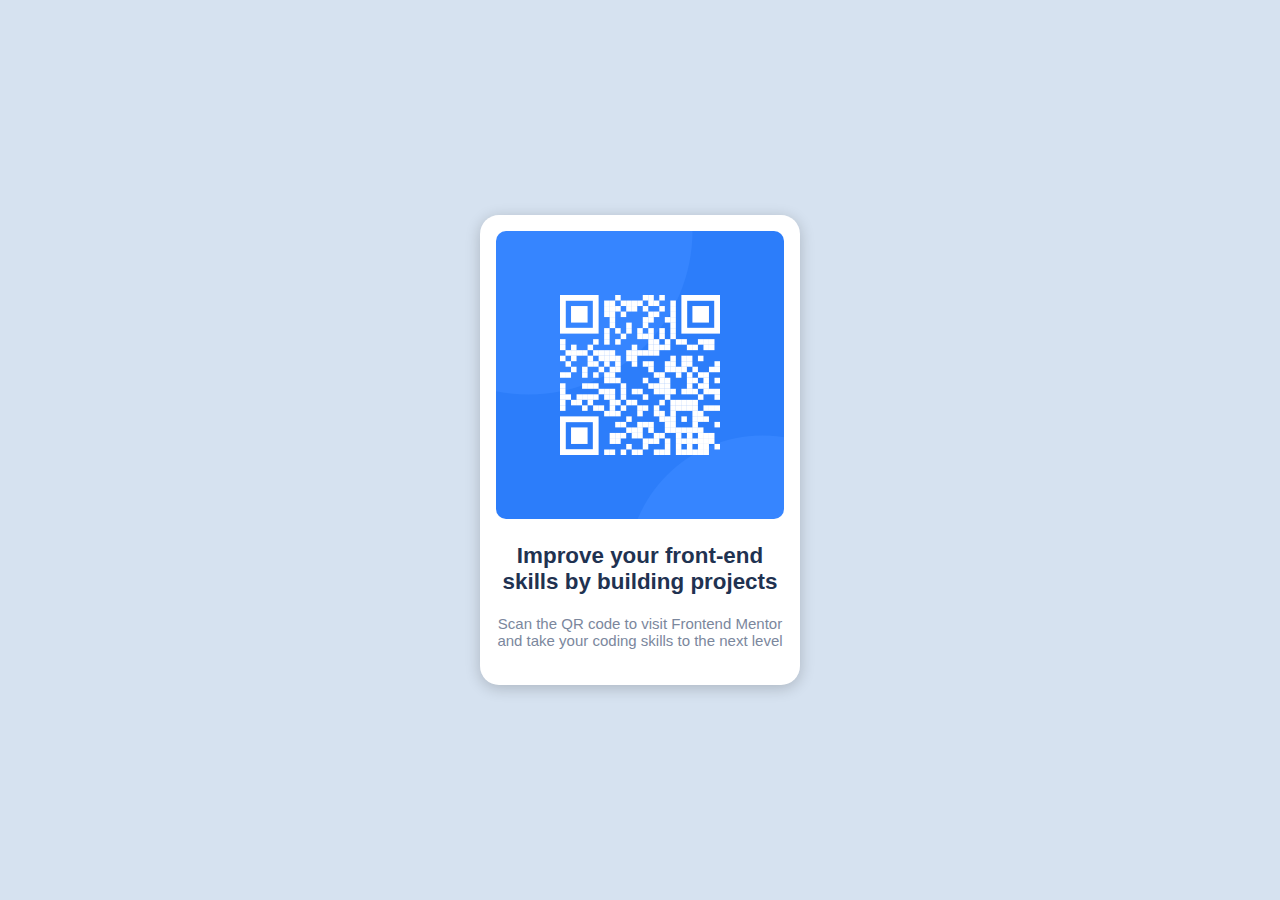
<file: QR code component/index.html>
<!DOCTYPE html>
<html lang="en">
<head>
  <meta charset="UTF-8">
  <meta name="viewport" content="width=device-width, initial-scale=1.0"> <!-- displays site properly based on user's device -->
  <link rel="icon" type="image/png" sizes="32x32" href="./images/favicon-32x32.png">
  <link rel="stylesheet" href="style.css">
  <title>Frontend Mentor | QR code component</title>
</head>
<body>
  <div class="card">
    <img src="images/image-qr-code.png" alt="QR image">
    <h3 class="title">Improve your front-end skills by building projects</h3>
    <p>Scan the QR code to visit Frontend Mentor and take your coding skills to the next level</p>
  </div>
</body>
</html>
</file>
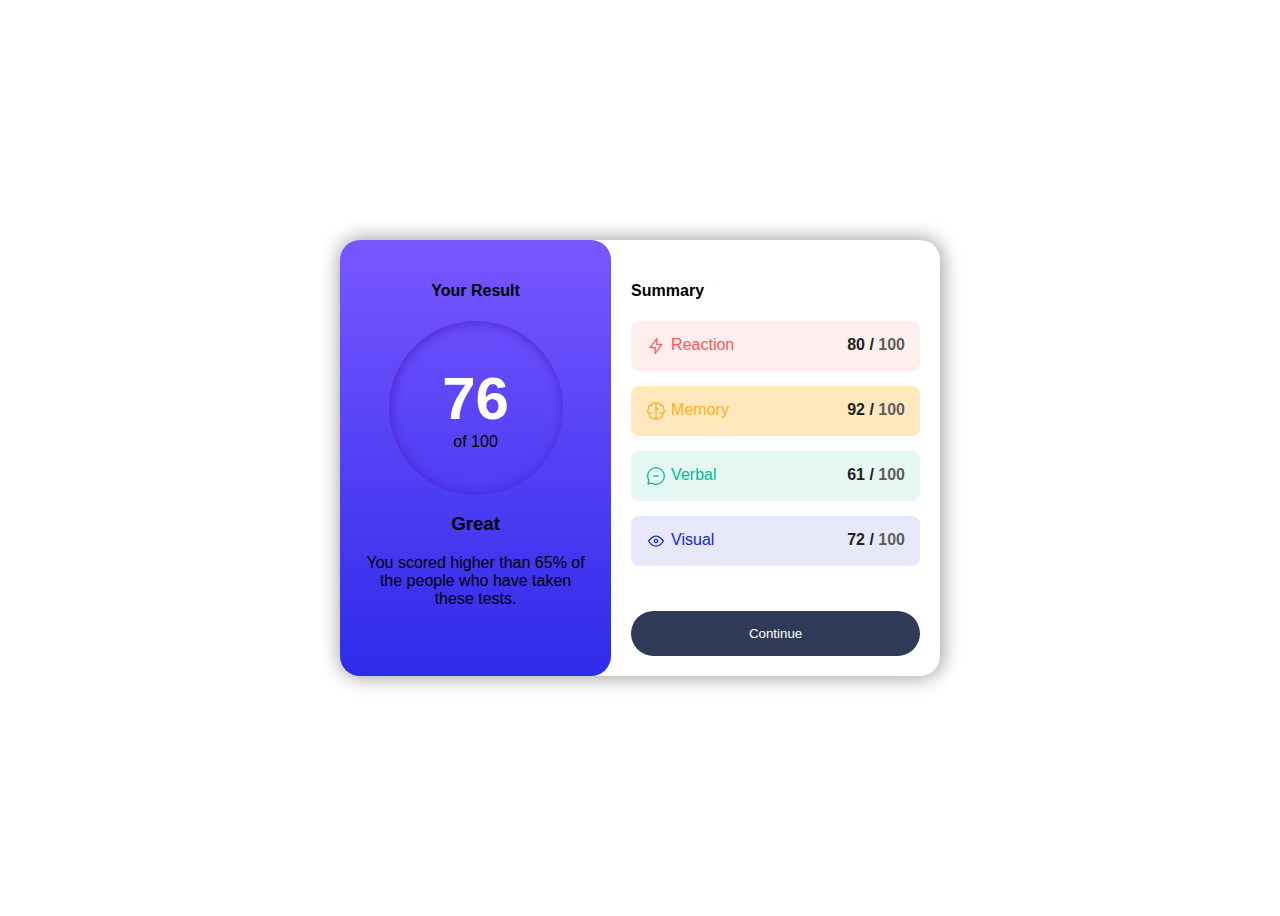
<file: results summary component main/index.html>
<!DOCTYPE html>
<html lang="en">
<head>
  <meta charset="UTF-8">
  <meta name="viewport" content="width=device-width, initial-scale=1.0"> <!-- displays site properly based on user's device -->
  <link rel="icon" type="image/png" sizes="32x32" href="./assets/images/favicon-32x32.png">
  <link rel="stylesheet" href="style.css">
  <title>Frontend Mentor | Results summary component</title>
</head>
<body>
  <div class="card">
    <div class="left">
      <h4>Your Result</h4>
      <div class="score-circle">
        <span class="big">76</span>
        <span class="small">of 100</span>
      </div>
      <div class="left-text">
        <h3>Great</h3>
        <p>You scored higher than 65% of the people who have taken these tests.</p>
      </div>
    </div>
    <div class="right">
      <h4>Summary</h4>
      <div class="scores">
        <div class="score-reaction">
          <div class="score-con">
            <img src="assets/images/icon-reaction.svg" alt="Reaction">
            <span class="t1">Reaction</span>
          </div>
          <span class="black">80 / <span class="grey">100</span></span>
        </div>
        <div class="score-memory">
          <div class="score-con">
            <img src="assets/images/icon-memory.svg" alt="Memory">
            <span class="t2">Memory</span>
          </div>
          <span class="black">92 / <span class="grey">100</span></span>
        </div>
        <div class="score-verbal">
          <div class="score-con">
            <img src="assets/images/icon-verbal.svg" alt="Verbal">
            <span class="t3">Verbal</span>
          </div>
          <span class="black">61 / <span class="grey">100</span></span>
        </div>
        <div class="score-visual">
          <div class="score-con">
            <img src="assets/images/icon-visual.svg" alt="Visual">
            <span class="t4">Visual</span>
          </div>
          <span class="black">72 / <span class="grey">100</span></span>
        </div>
      </div>
      <button>Continue</button>
    </div>
  </div>
</file>
<file: QR code component/style.css>
@import url(https://fonts.google.com/specimen/Outfit);

*{
    margin: 0;
    box-sizing: border-box;
}

body{
    background-color: hsl(212, 45%, 89%);
    display: flex;
    justify-content: center;
    align-items: center;
    font-family: "Outfit", sans-serif;
    min-height: 100vh;
}

.card{
    width: 320px;
    padding: 16px;
    border-radius: 19px;
    background-color: white;
    box-shadow: 0px 3px 15px rgb(0, 0, 0, 0.2);
}

.card img{
    max-width: 100%;
    border-radius: 10px;
}

.title{
    text-align: center;
    margin: 20px 0;
    font-size: 1.4rem;
    color: hsl(218, 44%, 22%);
    font-weight: 700;
}

p{
    font-size: 15px;
    color: hsl(220, 15%, 55%);
    text-align: center;
    margin-bottom: 20px;
    font-weight: 400;
}
</file>
<file: results summary component main/style.css>
body{
    display: flex;
    justify-content: center;
    align-items: center;
    min-height: 100vh;
    font-family: "Hanken Grotesk", sans-serif;
}

.card{
    display: flex;
    width: 600px;
    justify-content: center;
    border-radius: 20px;
    box-shadow: 1px 0px 20px 1px rgb(0, 0, 0, 0.4);
}

.left{
    background: linear-gradient(to bottom, hsl(252, 100%, 67%), hsl(241, 81%, 54%));
    width: 40%;
    padding: 20px;
    border-radius: 20px;
    text-align: center;
}

.left h4{
    text-align: center;
}

.right{
    width: 50%;
    padding: 20px;
}

.score-circle{
    display: flex;
    flex-direction: column;
    align-items: center;
    justify-content: center;
    margin: 0 auto;
    padding: 50px;
    width: 74px;
    height: 74px;
    border-radius: 100%;
    box-shadow: inset 1px 1px 12px 0px hsl(256, 72%, 46%, 1);
}

.big{
    color: white;
    font-weight: bold;
    font-size: 60px;
}

.score-con{
    display: flex;
}

.score-reaction{
    display: flex;
    justify-content: space-between;
    background-color: hsla(0, 100%, 67%, 0.1);
    margin-bottom: 15px;
    padding: 15px;
    border-radius: 8px;
}
.score-memory{
    display: flex;
    justify-content: space-between;
    background-color: hsla(39, 100%, 56%, 0.29);
    margin-bottom: 15px;
    padding: 15px;
    border-radius: 8px;
}
.score-verbal{
    display: flex;
    justify-content: space-between;
    background-color: hsla(166, 100%, 37%, 0.1);
    margin-bottom: 15px;
    padding: 15px;
    border-radius: 8px;
}
.score-visual{
    display: flex;
    justify-content: space-between;
    background-color: hsla(234, 85%, 45%, 0.1);
    margin-bottom: 15px;
    padding: 15px;
    border-radius: 8px;
}

.grey{
    color: rgba(87, 87, 87, 0.992);
}

.black{
    color: #222;
    font-weight: bold;
}

.score-con img{
    margin-right: 5px;
}

.t1{
    color: hsl(0, 100%, 67%);
}
.t2{
    color: hsl(39, 100%, 56%)
}
.t3{
    color: hsl(166, 100%, 37%)
}
.t4{
    color: hsl(234, 85%, 45%)
}

button{
    margin-top: 30px;
    padding: 15px 30px;
    border: none;
    color: white;
    outline: none;
    background-color: hsl(224, 30%, 27%);
    border-radius: 50px;
    width: 100%;
}

@media (max-width: 760px) {
    .left {
    width: 100%;
    padding: 0px;
    border-radius: 0px;
    border-bottom-left-radius: 20px;
    border-bottom-right-radius: 20px;
    }

    .right {
    padding: 0;
    width: 80%;
    margin: 0 auto;
    }

    .left-text {
    padding: 20px;
    text-align: center;
    }

    .card {
    width: 100%;
    flex-direction: column;
    border-radius: 0px;
    overflow: hidden;
    padding: 0;
    }

    button{
        margin-bottom: 20px;
    }
}
</file>
